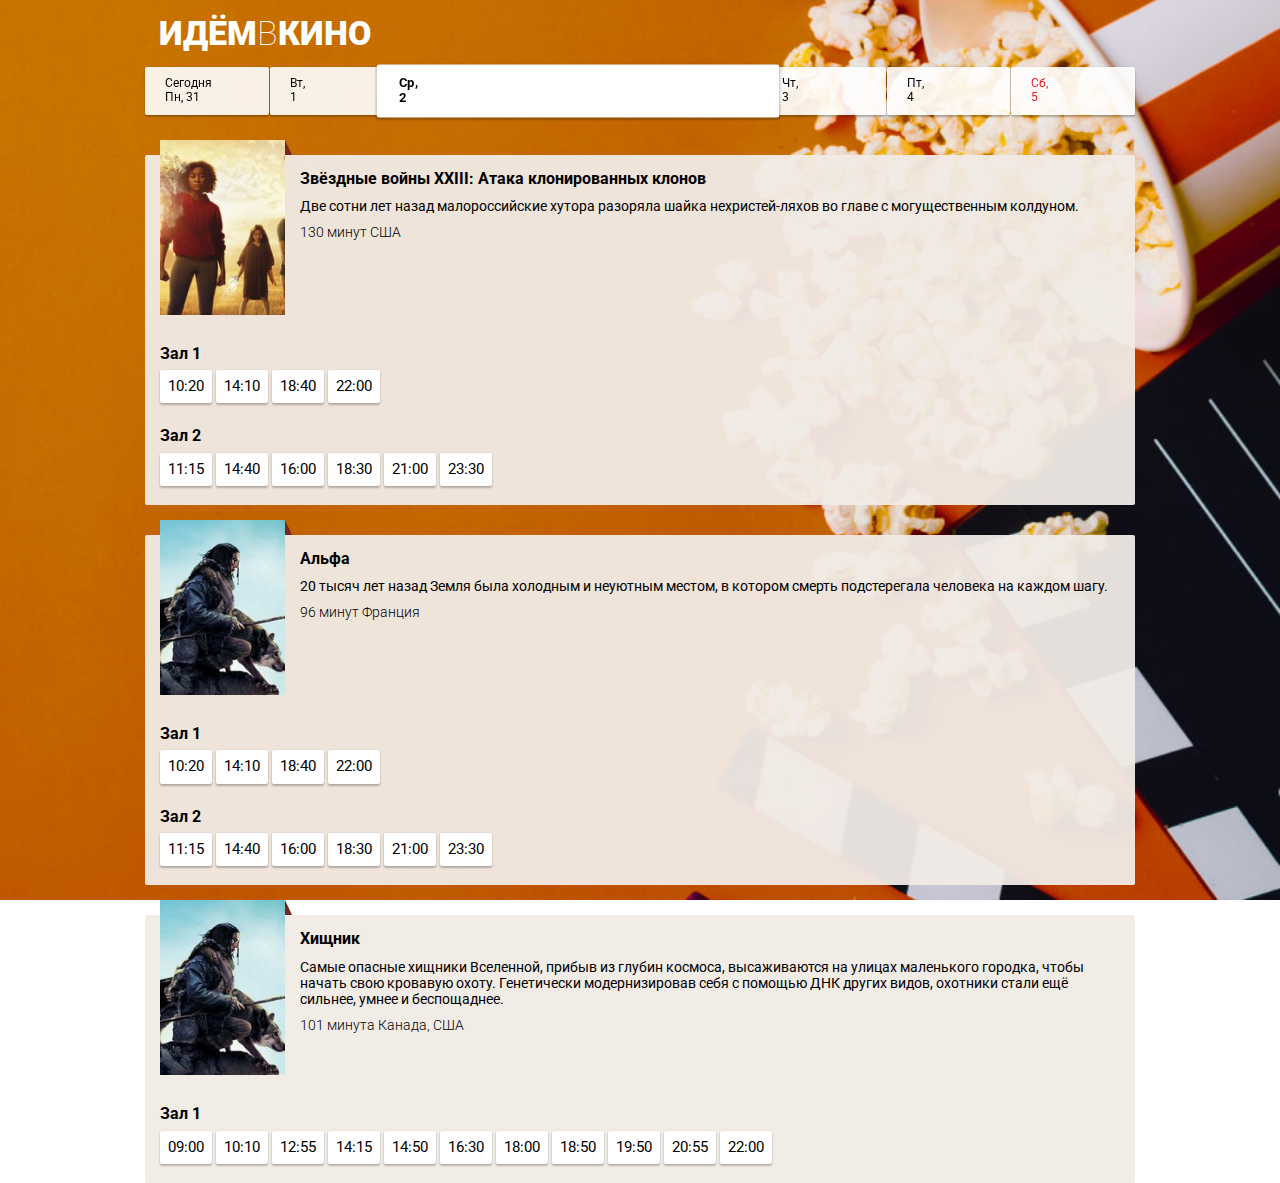
<file: sources/layout/client/index.html>
<!DOCTYPE html>
<html lang="ru">

<head>
  <meta charset="UTF-8">
  <meta name="viewport" content="width=device-width, initial-scale=1.0">
  <meta http-equiv="X-UA-Compatible" content="ie=edge">
  <title>ИдёмВКино</title>
  <link rel="stylesheet" href="css/normalize.css">
  <link rel="stylesheet" href="css/styles.css">
  <link href="https://fonts.googleapis.com/css?family=Roboto:100,300,400,500,700,900&amp;subset=cyrillic,cyrillic-ext,latin-ext" rel="stylesheet">
</head>

<body>
  <header class="page-header">
    <h1 class="page-header__title">Идём<span>в</span>кино</h1>
  </header>
  
  <nav class="page-nav">
    <a class="page-nav__day page-nav__day_today" href="#">
      <span class="page-nav__day-week">Пн</span><span class="page-nav__day-number">31</span>
    </a>
    <a class="page-nav__day" href="#">
      <span class="page-nav__day-week">Вт</span><span class="page-nav__day-number">1</span>
    </a>
    <a class="page-nav__day page-nav__day_chosen" href="#">
      <span class="page-nav__day-week">Ср</span><span class="page-nav__day-number">2</span>
    </a>
    <a class="page-nav__day" href="#">
      <span class="page-nav__day-week">Чт</span><span class="page-nav__day-number">3</span>
    </a>
    <a class="page-nav__day" href="#">
      <span class="page-nav__day-week">Пт</span><span class="page-nav__day-number">4</span>
    </a>
    <a class="page-nav__day page-nav__day_weekend" href="#">
      <span class="page-nav__day-week">Сб</span><span class="page-nav__day-number">5</span>
    </a>
  </nav>
  
  <main>
    <section class="movie">
      <div class="movie__info">
        <div class="movie__poster">
          <img class="movie__poster-image" alt="Звёздные войны постер" src="i/poster1.jpg">
        </div>
        <div class="movie__description">
          <h2 class="movie__title">Звёздные войны XXIII: Атака клонированных клонов</h2>
          <p class="movie__synopsis">Две сотни лет назад малороссийские хутора разоряла шайка нехристей-ляхов во главе с могущественным колдуном.</p>
          <p class="movie__data">
            <span class="movie__data-duration">130 минут</span>
            <span class="movie__data-origin">США</span>
          </p>
        </div>
      </div>  
      
      <div class="movie-seances__hall">
        <h3 class="movie-seances__hall-title">Зал 1</h3>
        <ul class="movie-seances__list">
          <li class="movie-seances__time-block"><a class="movie-seances__time" href="hall.html">10:20</a></li>
          <li class="movie-seances__time-block"><a class="movie-seances__time" href="hall.html">14:10</a></li>
          <li class="movie-seances__time-block"><a class="movie-seances__time" href="hall.html">18:40</a></li>
          <li class="movie-seances__time-block"><a class="movie-seances__time" href="hall.html">22:00</a></li>
        </ul>
      </div>
      <div class="movie-seances__hall">
        <h3 class="movie-seances__hall-title">Зал 2</h3>
        <ul class="movie-seances__list">
          <li class="movie-seances__time-block"><a class="movie-seances__time" href="hall.html">11:15</a></li>
          <li class="movie-seances__time-block"><a class="movie-seances__time" href="hall.html">14:40</a></li>
          <li class="movie-seances__time-block"><a class="movie-seances__time" href="hall.html">16:00</a></li>
          <li class="movie-seances__time-block"><a class="movie-seances__time" href="hall.html">18:30</a></li>
          <li class="movie-seances__time-block"><a class="movie-seances__time" href="hall.html">21:00</a></li>
          <li class="movie-seances__time-block"><a class="movie-seances__time" href="hall.html">23:30</a></li>     
        </ul>
      </div>      
    </section>
    
    <section class="movie">
      <div class="movie__info">      
        <div class="movie__poster">
          <img class="movie__poster-image" alt="Альфа постер" src="i/poster2.jpg">
        </div>
        <div class="movie__description">        
          <h2 class="movie__title">Альфа</h2>
          <p class="movie__synopsis">20 тысяч лет назад Земля была холодным и неуютным местом, в котором смерть подстерегала человека на каждом шагу.</p>
          <p class="movie__data">
            <span class="movie__data-duration">96 минут</span>
            <span class="movie__data-origin">Франция</span>
          </p>
        </div>    
      </div>  
      <div class="movie-seances__hall">
        <h3 class="movie-seances__hall-title">Зал 1</h3>
        <ul class="movie-seances__list">
          <li class="movie-seances__time-block"><a class="movie-seances__time" href="hall.html">10:20</a></li>
          <li class="movie-seances__time-block"><a class="movie-seances__time" href="hall.html">14:10</a></li>
          <li class="movie-seances__time-block"><a class="movie-seances__time" href="hall.html">18:40</a></li>
          <li class="movie-seances__time-block"><a class="movie-seances__time" href="hall.html">22:00</a></li>
        </ul>
      </div>
      <div class="movie-seances__hall">
        <h3 class="movie-seances__hall-title">Зал 2</h3>
        <ul class="movie-seances__list">
          <li class="movie-seances__time-block"><a class="movie-seances__time" href="hall.html">11:15</a></li>
          <li class="movie-seances__time-block"><a class="movie-seances__time" href="hall.html">14:40</a></li>
          <li class="movie-seances__time-block"><a class="movie-seances__time" href="hall.html">16:00</a></li>
          <li class="movie-seances__time-block"><a class="movie-seances__time" href="hall.html">18:30</a></li>
          <li class="movie-seances__time-block"><a class="movie-seances__time" href="hall.html">21:00</a></li>
          <li class="movie-seances__time-block"><a class="movie-seances__time" href="hall.html">23:30</a></li>     
        </ul>
      </div>      
    </section>   
    
    <section class="movie">
      <div class="movie__info">      
        <div class="movie__poster">
          <img class="movie__poster-image" alt="Хищник постер" src="i/poster2.jpg">
        </div>
        <div class="movie__description">        
          <h2 class="movie__title">Хищник</h2>
          <p class="movie__synopsis">Самые опасные хищники Вселенной, прибыв из глубин космоса, высаживаются на улицах маленького городка, чтобы начать свою кровавую охоту. Генетически модернизировав себя с помощью ДНК других видов, охотники стали ещё сильнее, умнее и беспощаднее.</p>
          <p class="movie__data">
            <span class="movie__data-duration">101 минута</span>
            <span class="movie__data-origin">Канада, США</span>
          </p>
        </div>    
      </div>  
      <div class="movie-seances__hall">
        <h3 class="movie-seances__hall-title">Зал 1</h3>
        <ul class="movie-seances__list">
          <li class="movie-seances__time-block"><a class="movie-seances__time" href="hall.html">09:00</a></li>
          <li class="movie-seances__time-block"><a class="movie-seances__time" href="hall.html">10:10</a></li>
          <li class="movie-seances__time-block"><a class="movie-seances__time" href="hall.html">12:55</a></li>
          <li class="movie-seances__time-block"><a class="movie-seances__time" href="hall.html">14:15</a></li>
          <li class="movie-seances__time-block"><a class="movie-seances__time" href="hall.html">14:50</a></li>
          <li class="movie-seances__time-block"><a class="movie-seances__time" href="hall.html">16:30</a></li>
          <li class="movie-seances__time-block"><a class="movie-seances__time" href="hall.html">18:00</a></li>
          <li class="movie-seances__time-block"><a class="movie-seances__time" href="hall.html">18:50</a></li>
          <li class="movie-seances__time-block"><a class="movie-seances__time" href="hall.html">19:50</a></li>
          <li class="movie-seances__time-block"><a class="movie-seances__time" href="hall.html">20:55</a></li>
          <li class="movie-seances__time-block"><a class="movie-seances__time" href="hall.html">22:00</a></li>
        </ul>
      </div>     
    </section>     
  </main>
  
</body>
</html>
</file>
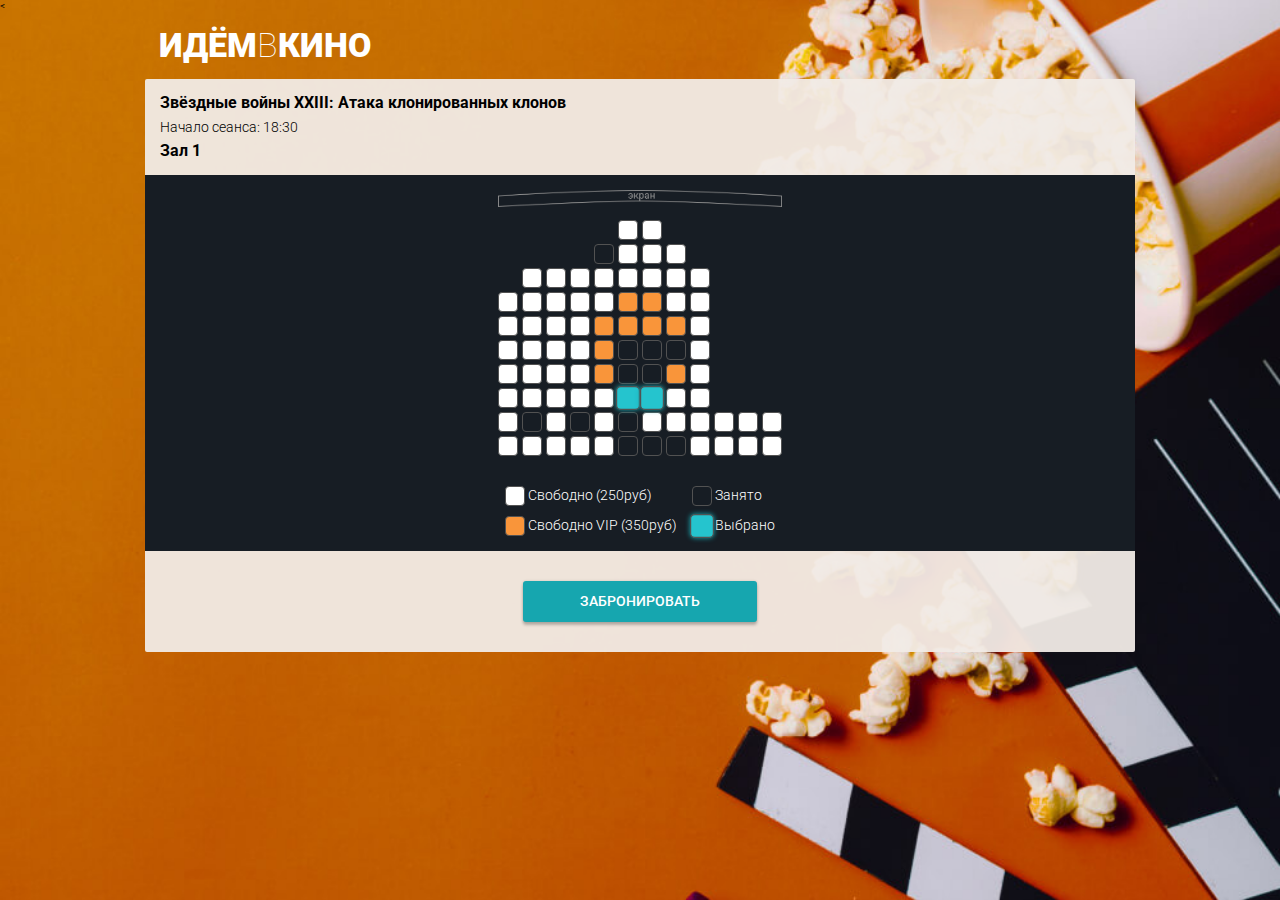
<file: hall.html>
<!DOCTYPE html>
<html lang="ru">

<head>
  <meta charset="UTF-8">
  <meta name="viewport" content="width=device-width, initial-scale=1.0">
  <meta http-equiv="X-UA-Compatible" content="ie=edge">
  <title>ИдёмВКино</title>   

  <<!-- 05.07.2023 Удалена дублирующая строка (<script src="js/hall.js" defer></script>)--> 
  
  <link rel="stylesheet" href="css/normalize.css">
  <link rel="stylesheet" href="css/styles.css">
  <link href="https://fonts.googleapis.com/css?family=Roboto:100,300,400,500,700,900&amp;subset=cyrillic,cyrillic-ext,latin-ext" rel="stylesheet">
</head>

<body>
  <header class="page-header">
    <h1 class="page-header__title">Идём<span>в</span>кино</h1>
  </header>
  
  <main>
    <section class="buying">
      <div class="buying__info">
        <div class="buying__info-description">
          <h2 class="buying__info-title">Звёздные войны XXIII: Атака клонированных клонов</h2>
          <p class="buying__info-start">Начало сеанса: 18:30</p>
          <p class="buying__info-hall">Зал 1</p>          
        </div>
        <div class="buying__info-hint">
          <p>Тапните дважды,<br>чтобы увеличить</p>
        </div>
      </div>
      <div class="conf-step">
        <div class="conf-step__wrapper">
          <div class="conf-step__row">
            <span class="conf-step__chair conf-step__chair_disabled"></span><span class="conf-step__chair conf-step__chair_disabled"></span>
            <span class="conf-step__chair conf-step__chair_disabled"></span><span class="conf-step__chair conf-step__chair_disabled"></span>
              <span class="conf-step__chair conf-step__chair_disabled"></span><span class="conf-step__chair conf-step__chair_standart"></span>
              <span class="conf-step__chair conf-step__chair_standart"></span><span class="conf-step__chair conf-step__chair_disabled"></span>
              <span class="conf-step__chair conf-step__chair_disabled"></span><span class="conf-step__chair conf-step__chair_disabled"></span>
            <span class="conf-step__chair conf-step__chair_disabled"></span><span class="conf-step__chair conf-step__chair_disabled"></span>
            </div>  

            <div class="conf-step__row">
              <span class="conf-step__chair conf-step__chair_disabled"></span><span class="conf-step__chair conf-step__chair_disabled"></span>
              <span class="conf-step__chair conf-step__chair_disabled"></span><span class="conf-step__chair conf-step__chair_disabled"></span>
              <span class="conf-step__chair conf-step__chair_taken"></span><span class="conf-step__chair conf-step__chair_standart"></span>
              <span class="conf-step__chair conf-step__chair_standart"></span><span class="conf-step__chair conf-step__chair_standart"></span>
              <span class="conf-step__chair conf-step__chair_disabled"></span><span class="conf-step__chair conf-step__chair_disabled"></span>
              <span class="conf-step__chair conf-step__chair_disabled"></span><span class="conf-step__chair conf-step__chair_disabled"></span>
            </div>  

            <div class="conf-step__row">
              <span class="conf-step__chair conf-step__chair_disabled"></span><span class="conf-step__chair conf-step__chair_standart"></span>
              <span class="conf-step__chair conf-step__chair_standart"></span><span class="conf-step__chair conf-step__chair_standart"></span>
              <span class="conf-step__chair conf-step__chair_standart"></span><span class="conf-step__chair conf-step__chair_standart"></span>
              <span class="conf-step__chair conf-step__chair_standart"></span><span class="conf-step__chair conf-step__chair_standart"></span>
              <span class="conf-step__chair conf-step__chair_standart"></span><span class="conf-step__chair conf-step__chair_disabled"></span>
              <span class="conf-step__chair conf-step__chair_disabled"></span><span class="conf-step__chair conf-step__chair_disabled"></span>
            </div>  

            <div class="conf-step__row">
              <span class="conf-step__chair conf-step__chair_standart"></span><span class="conf-step__chair conf-step__chair_standart"></span>
              <span class="conf-step__chair conf-step__chair_standart"></span><span class="conf-step__chair conf-step__chair_standart"></span>
              <span class="conf-step__chair conf-step__chair_standart"></span><span class="conf-step__chair conf-step__chair_vip"></span>
              <span class="conf-step__chair conf-step__chair_vip"></span><span class="conf-step__chair conf-step__chair_standart"></span>
              <span class="conf-step__chair conf-step__chair_standart"></span><span class="conf-step__chair conf-step__chair_disabled"></span>
              <span class="conf-step__chair conf-step__chair_disabled"></span><span class="conf-step__chair conf-step__chair_disabled"></span>
            </div>  

            <div class="conf-step__row">
              <span class="conf-step__chair conf-step__chair_standart"></span><span class="conf-step__chair conf-step__chair_standart"></span>
              <span class="conf-step__chair conf-step__chair_standart"></span><span class="conf-step__chair conf-step__chair_standart"></span>
              <span class="conf-step__chair conf-step__chair_vip"></span><span class="conf-step__chair conf-step__chair_vip"></span>
              <span class="conf-step__chair conf-step__chair_vip"></span><span class="conf-step__chair conf-step__chair_vip"></span>
              <span class="conf-step__chair conf-step__chair_standart"></span><span class="conf-step__chair conf-step__chair_disabled"></span>
              <span class="conf-step__chair conf-step__chair_disabled"></span><span class="conf-step__chair conf-step__chair_disabled"></span>
            </div>  

            <div class="conf-step__row">
              <span class="conf-step__chair conf-step__chair_standart"></span><span class="conf-step__chair conf-step__chair_standart"></span>
              <span class="conf-step__chair conf-step__chair_standart"></span><span class="conf-step__chair conf-step__chair_standart"></span>
              <span class="conf-step__chair conf-step__chair_vip"></span><span class="conf-step__chair conf-step__chair_taken"></span>
              <span class="conf-step__chair conf-step__chair_taken"></span><span class="conf-step__chair conf-step__chair_taken"></span>
              <span class="conf-step__chair conf-step__chair_standart"></span><span class="conf-step__chair conf-step__chair_disabled"></span>
              <span class="conf-step__chair conf-step__chair_disabled"></span><span class="conf-step__chair conf-step__chair_disabled"></span>
            </div>  

            <div class="conf-step__row">
              <span class="conf-step__chair conf-step__chair_standart"></span><span class="conf-step__chair conf-step__chair_standart"></span>
              <span class="conf-step__chair conf-step__chair_standart"></span><span class="conf-step__chair conf-step__chair_standart"></span>
              <span class="conf-step__chair conf-step__chair_vip"></span><span class="conf-step__chair conf-step__chair_taken"></span>
              <span class="conf-step__chair conf-step__chair_taken"></span><span class="conf-step__chair conf-step__chair_vip"></span>
              <span class="conf-step__chair conf-step__chair_standart"></span><span class="conf-step__chair conf-step__chair_disabled"></span>
              <span class="conf-step__chair conf-step__chair_disabled"></span><span class="conf-step__chair conf-step__chair_disabled"></span>
            </div>  

            <div class="conf-step__row">
              <span class="conf-step__chair conf-step__chair_standart"></span><span class="conf-step__chair conf-step__chair_standart"></span>
              <span class="conf-step__chair conf-step__chair_standart"></span><span class="conf-step__chair conf-step__chair_standart"></span>
              <span class="conf-step__chair conf-step__chair_standart"></span><span class="conf-step__chair conf-step__chair_selected"></span>
              <span class="conf-step__chair conf-step__chair_selected"></span><span class="conf-step__chair conf-step__chair_standart"></span>
              <span class="conf-step__chair conf-step__chair_standart"></span><span class="conf-step__chair conf-step__chair_disabled"></span>
              <span class="conf-step__chair conf-step__chair_disabled"></span><span class="conf-step__chair conf-step__chair_disabled"></span>
            </div>  

            <div class="conf-step__row">
              <span class="conf-step__chair conf-step__chair_standart"></span><span class="conf-step__chair conf-step__chair_taken"></span>
              <span class="conf-step__chair conf-step__chair_standart"></span><span class="conf-step__chair conf-step__chair_taken"></span>
              <span class="conf-step__chair conf-step__chair_standart"></span><span class="conf-step__chair conf-step__chair_taken"></span>
              <span class="conf-step__chair conf-step__chair_standart"></span><span class="conf-step__chair conf-step__chair_standart"></span>
              <span class="conf-step__chair conf-step__chair_standart"></span><span class="conf-step__chair conf-step__chair_standart"></span>
              <span class="conf-step__chair conf-step__chair_standart"></span><span class="conf-step__chair conf-step__chair_standart"></span>
            </div>  

            <div class="conf-step__row">
              <span class="conf-step__chair conf-step__chair_standart"></span><span class="conf-step__chair conf-step__chair_standart"></span>
              <span class="conf-step__chair conf-step__chair_standart"></span><span class="conf-step__chair conf-step__chair_standart"></span>
              <span class="conf-step__chair conf-step__chair_standart"></span><span class="conf-step__chair conf-step__chair_taken"></span>
              <span class="conf-step__chair conf-step__chair_taken"></span><span class="conf-step__chair conf-step__chair_taken"></span>
              <span class="conf-step__chair conf-step__chair_standart"></span><span class="conf-step__chair conf-step__chair_standart"></span>
              <span class="conf-step__chair conf-step__chair_standart"></span><span class="conf-step__chair conf-step__chair_standart"></span>
            </div>
        </div>
        <div class="conf-step__legend">
          <div class="col">
            <p class="conf-step__legend-price"><span class="conf-step__chair conf-step__chair_standart"></span> Свободно (<span class="conf-step__legend-value price-standart">250</span>руб)</p>
            <p class="conf-step__legend-price"><span class="conf-step__chair conf-step__chair_vip"></span> Свободно VIP (<span class="conf-step__legend-value price-vip">350</span>руб)</p>            
          </div>
          <div class="col">
            <p class="conf-step__legend-price"><span class="conf-step__chair conf-step__chair_taken"></span> Занято</p>
            <p class="conf-step__legend-price"><span class="conf-step__chair conf-step__chair_selected"></span> Выбрано</p>                    
          </div>
        </div>
      </div>
      <button class="acceptin-button"  >Забронировать</button>
    </section>     
  </main>
  <script src="js/createRequest.js"></script>
  <script src="js/hall.js" defer></script>
</body>
</html>
</file>
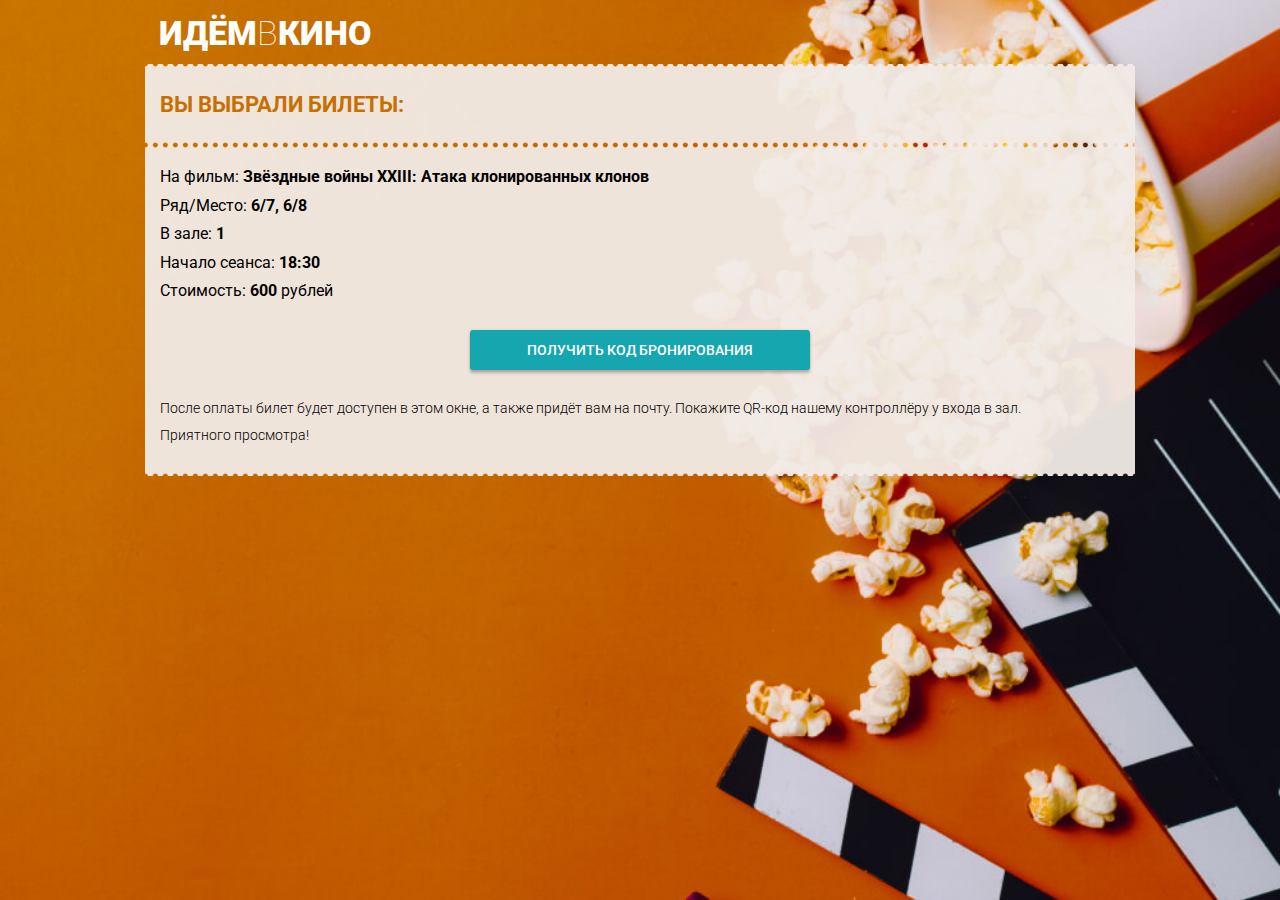
<file: payment.html>
<head>
  <meta charset="UTF-8">
  <meta name="viewport" content="width=device-width, initial-scale=1.0">
  <meta http-equiv="X-UA-Compatible" content="ie=edge">
  <title>ИдёмВКино</title>
  <link rel="stylesheet" href="css/normalize.css">
  <link rel="stylesheet" href="css/styles.css">
  <link href="https://fonts.googleapis.com/css?family=Roboto:100,300,400,500,700,900&amp;subset=cyrillic,cyrillic-ext,latin-ext" rel="stylesheet">
</head>

<body>
  <header class="page-header">
    <h1 class="page-header__title">Идём<span>в</span>кино</h1>
  </header>
  
  <main>
    <section class="ticket">
      
      <header class="tichet__check">
        <h2 class="ticket__check-title">Вы выбрали билеты:</h2>
      </header>
      
      <div class="ticket__info-wrapper">
        <p class="ticket__info">На фильм: <span class="ticket__details ticket__title">Звёздные войны XXIII: Атака клонированных клонов</span></p>
        <p class="ticket__info">Ряд/Место: <span class="ticket__details ticket__chairs">6/7, 6/8</span></p>
        <p class="ticket__info">В зале: <span class="ticket__details ticket__hall">1</span></p>
        <p class="ticket__info">Начало сеанса: <span class="ticket__details ticket__start">18:30</span></p>
        <p class="ticket__info">Стоимость: <span class="ticket__details ticket__cost">600</span> рублей</p>

        <button id="acceptin-button" class="acceptin-button">Получить код бронирования</button> <!-- 05.07.2023 Исправлено (Задан идентификатор кнопки, установлен атрибут id) -->
        
        <p class="ticket__hint">После оплаты билет будет доступен в этом окне, а также придёт вам на почту. Покажите QR-код нашему контроллёру у входа в зал.</p>
        <p class="ticket__hint">Приятного просмотра!</p>
      </div>
    </section>     
  </main>
    <script src="js/createRequest.js"></script>
    <script src="js/payment.js"></script> 
</body>
</html>
</file>
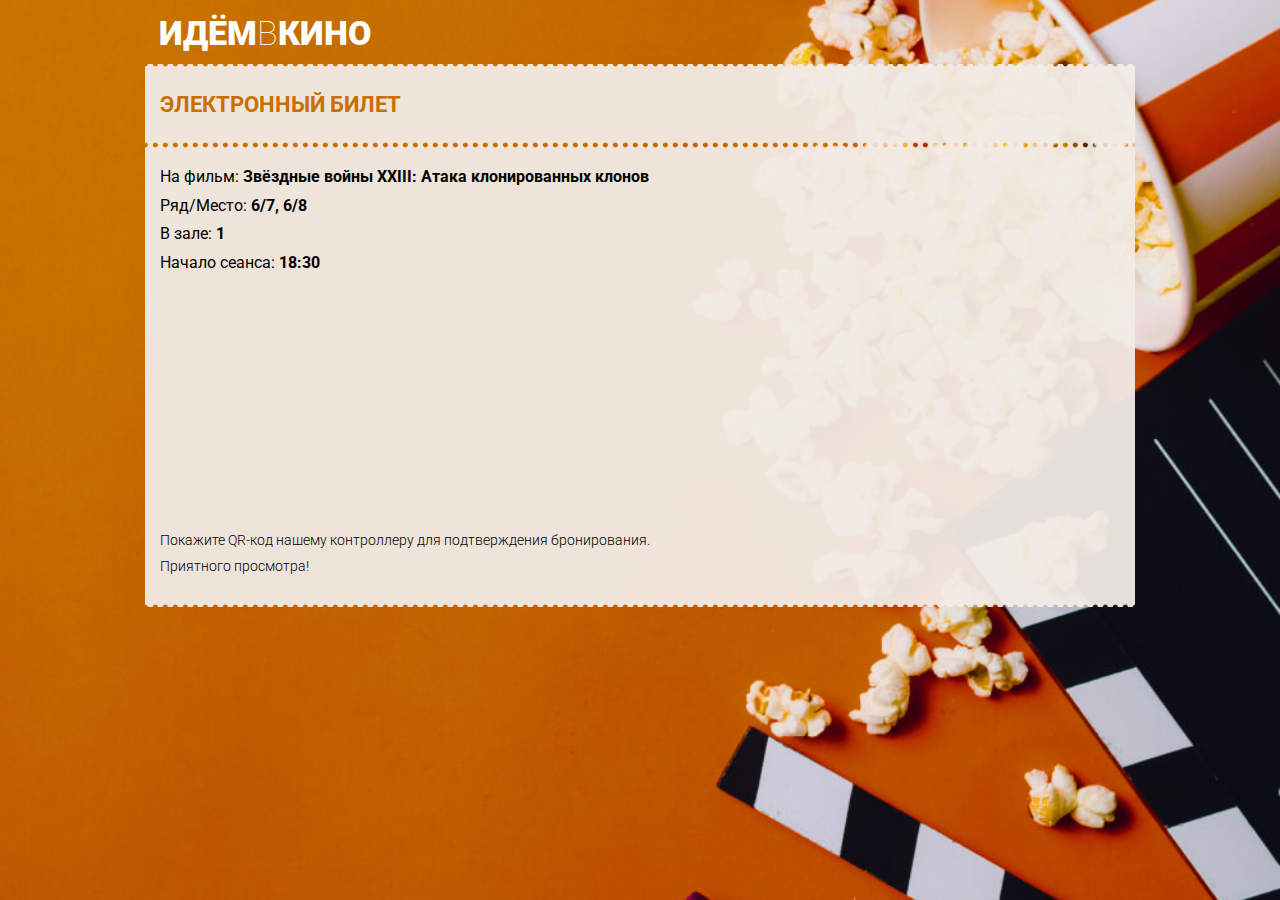
<file: ticket.html>
<!DOCTYPE html>
<html lang="ru">

<head>
  <meta charset="UTF-8">
  <meta name="viewport" content="width=device-width, initial-scale=1.0">
  <meta http-equiv="X-UA-Compatible" content="ie=edge">
  <title>ИдёмВКино</title>
  <link rel="stylesheet" href="css/normalize.css">
  <link rel="stylesheet" href="css/styles.css">
  <link href="https://fonts.googleapis.com/css?family=Roboto:100,300,400,500,700,900&amp;subset=cyrillic,cyrillic-ext,latin-ext" rel="stylesheet">
</head>

<body>
  <header class="page-header">
    <h1 class="page-header__title">Идём<span>в</span>кино</h1>
  </header>
  
  <main>
    <section class="ticket">
      
      <header class="tichet__check">
        <h2 class="ticket__check-title">Электронный билет</h2>
      </header>
      
      <div class="ticket__info-wrapper">
        <p class="ticket__info">На фильм: <span class="ticket__details ticket__title">Звёздные войны XXIII: Атака клонированных клонов</span></p>
        <p class="ticket__info">Ряд/Место: <span class="ticket__details ticket__chairs">6/7, 6/8</span></p>
        <p class="ticket__info">В зале: <span class="ticket__details ticket__hall">1</span></p>
        <p class="ticket__info">Начало сеанса: <span class="ticket__details ticket__start">18:30</span></p>

        <div class="ticket__info-qr"></div>

        <p class="ticket__hint">Покажите QR-код нашему контроллеру для подтверждения бронирования.</p>
        <p class="ticket__hint">Приятного просмотра!</p>
      </div>
    </section>     
  </main>
  <script src="js/QRCreator.js" defer></script>
  <script src="js/ticket.js" defer></script>
</body>
</html>
</file>
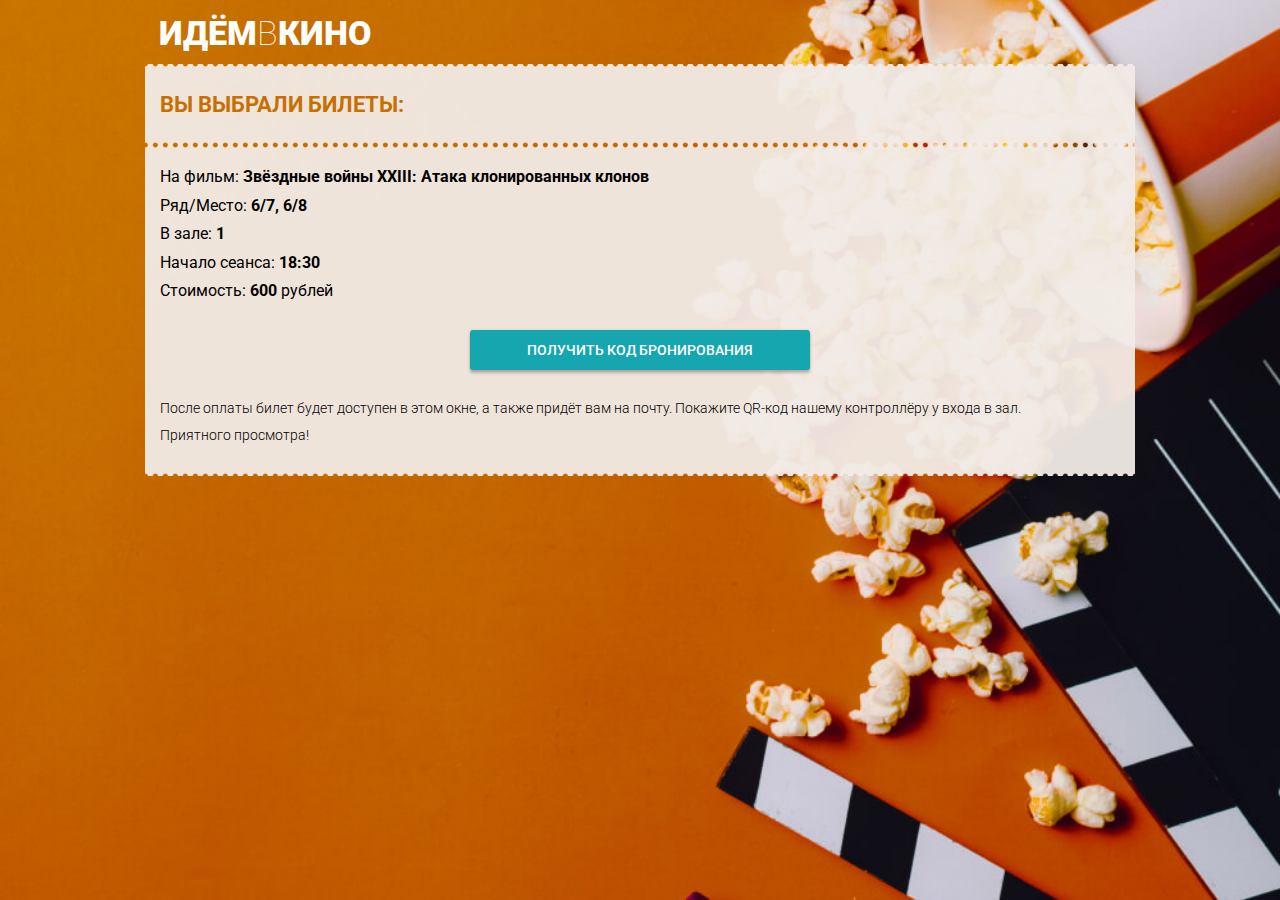
<file: sources/layout/client/payment.html>
<!DOCTYPE html>
<html lang="ru">

<head>
  <meta charset="UTF-8">
  <meta name="viewport" content="width=device-width, initial-scale=1.0">
  <meta http-equiv="X-UA-Compatible" content="ie=edge">
  <title>ИдёмВКино</title>
  <link rel="stylesheet" href="css/normalize.css">
  <link rel="stylesheet" href="css/styles.css">
  <link href="https://fonts.googleapis.com/css?family=Roboto:100,300,400,500,700,900&amp;subset=cyrillic,cyrillic-ext,latin-ext" rel="stylesheet">
</head>

<body>
  <header class="page-header">
    <h1 class="page-header__title">Идём<span>в</span>кино</h1>
  </header>
  
  <main>
    <section class="ticket">
      
      <header class="tichet__check">
        <h2 class="ticket__check-title">Вы выбрали билеты:</h2>
      </header>
      
      <div class="ticket__info-wrapper">
        <p class="ticket__info">На фильм: <span class="ticket__details ticket__title">Звёздные войны XXIII: Атака клонированных клонов</span></p>
        <p class="ticket__info">Ряд/Место: <span class="ticket__details ticket__chairs">6/7, 6/8</span></p>
        <p class="ticket__info">В зале: <span class="ticket__details ticket__hall">1</span></p>
        <p class="ticket__info">Начало сеанса: <span class="ticket__details ticket__start">18:30</span></p>
        <p class="ticket__info">Стоимость: <span class="ticket__details ticket__cost">600</span> рублей</p>

        <button class="acceptin-button" onclick="location.href='ticket.html'" >Получить код бронирования</button>

        <p class="ticket__hint">После оплаты билет будет доступен в этом окне, а также придёт вам на почту. Покажите QR-код нашему контроллёру у входа в зал.</p>
        <p class="ticket__hint">Приятного просмотра!</p>
      </div>
    </section>     
  </main>
  
</body>
</html>
</file>
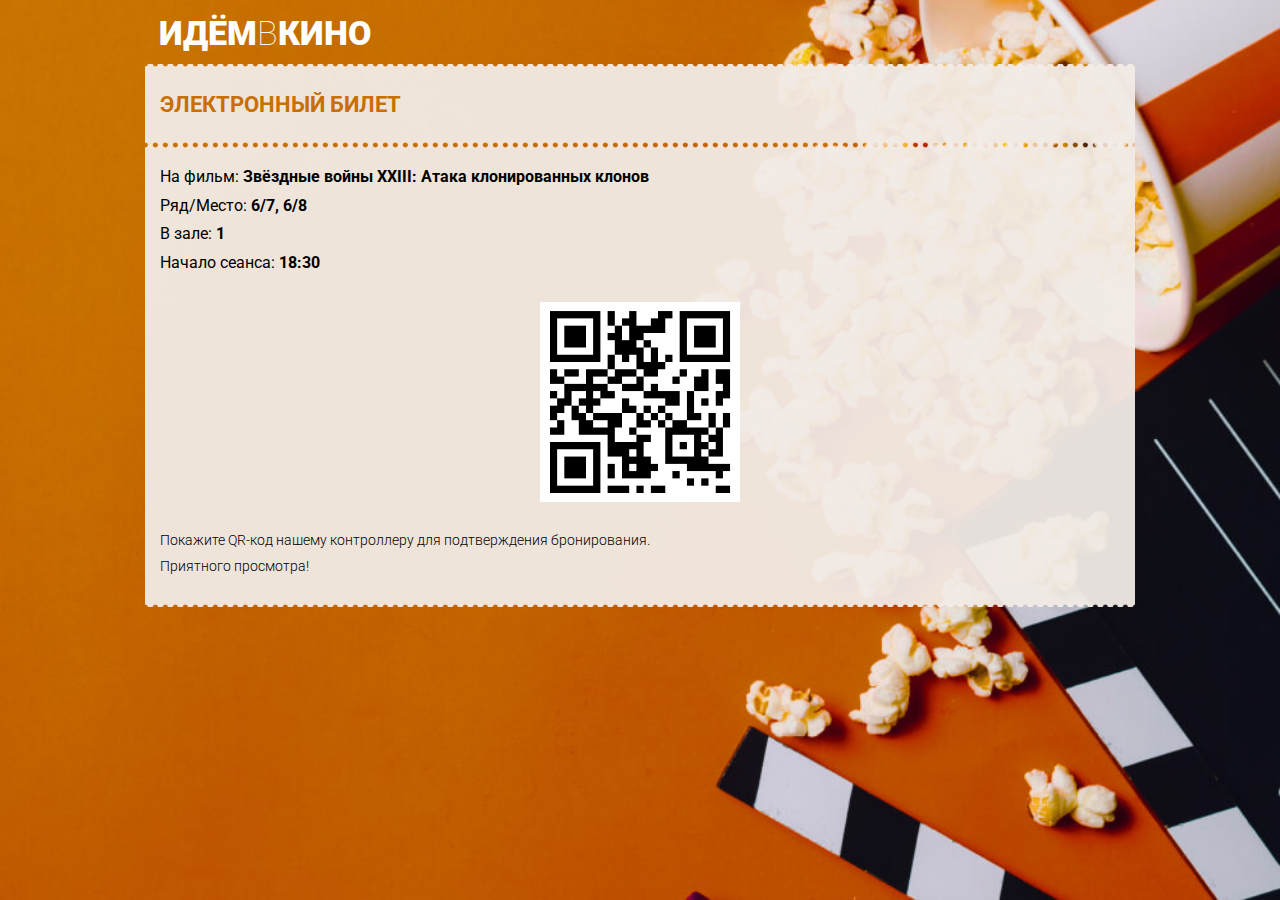
<file: sources/layout/client/ticket.html>
<!DOCTYPE html>
<html lang="ru">

<head>
  <meta charset="UTF-8">
  <meta name="viewport" content="width=device-width, initial-scale=1.0">
  <meta http-equiv="X-UA-Compatible" content="ie=edge">
  <title>ИдёмВКино</title>
  <link rel="stylesheet" href="css/normalize.css">
  <link rel="stylesheet" href="css/styles.css">
  <link href="https://fonts.googleapis.com/css?family=Roboto:100,300,400,500,700,900&amp;subset=cyrillic,cyrillic-ext,latin-ext" rel="stylesheet">
</head>

<body>
  <header class="page-header">
    <h1 class="page-header__title">Идём<span>в</span>кино</h1>
  </header>
  
  <main>
    <section class="ticket">
      
      <header class="tichet__check">
        <h2 class="ticket__check-title">Электронный билет</h2>
      </header>
      
      <div class="ticket__info-wrapper">
        <p class="ticket__info">На фильм: <span class="ticket__details ticket__title">Звёздные войны XXIII: Атака клонированных клонов</span></p>
        <p class="ticket__info">Ряд/Место: <span class="ticket__details ticket__chairs">6/7, 6/8</span></p>
        <p class="ticket__info">В зале: <span class="ticket__details ticket__hall">1</span></p>
        <p class="ticket__info">Начало сеанса: <span class="ticket__details ticket__start">18:30</span></p>

        <img class="ticket__info-qr" src="i/qr-code.png">

        <p class="ticket__hint">Покажите QR-код нашему контроллеру для подтверждения бронирования.</p>
        <p class="ticket__hint">Приятного просмотра!</p>
      </div>
    </section>     
  </main>
  
</body>
</html>
</file>
<file: sources/layout/client/css/styles.css>
@charset "UTF-8";
* {
  margin: 0;
  padding: 0;
  box-sizing: border-box;
}

html {
  font-family: "Roboto", sans-serif;
  font-size: 62.5%;
}

body {
  background-image: url("../i/background.jpg");
  background-size: cover;
  background-attachment: fixed;
  background-position: right;
}

.page-header {
  padding: 1.4rem;
}

.page-header__title {
  margin: 0;
  font-weight: 900;
  font-size: 3.4rem;
  color: #FFFFFF;
  text-transform: uppercase;
}
.page-header__title span {
  font-weight: 100;
}

/* ~~~~~~~~~~~~ Главная ~~~~~~~~~~~~ */
.page-nav {
  position: sticky;
  top: 2px;
  padding-bottom: 1rem;
  display: flex;
  flex-wrap: nowrap;
  align-items: stretch;
  color: #000000;
  z-index: 10;
}
.page-nav .page-nav__day {
  flex-basis: calc(100% / 8);
  font-size: 1.2rem;
  padding: 1rem;
  background: rgba(255, 255, 255, 0.9);
  box-shadow: 0px 2px 2px rgba(0, 0, 0, 0.24), 0px 0px 2px rgba(0, 0, 0, 0.12);
  border-radius: 2px;
  text-decoration: none;
  color: #000000;
}
.page-nav .page-nav__day + .page-nav__day {
  margin-left: 1px;
}
.page-nav .page-nav__day .page-nav__day-week::after {
  content: ',';
}
.page-nav .page-nav__day .page-nav__day-number::before {
  content: ' ';
}
.page-nav .page-nav__day .page-nav__day-week, .page-nav .page-nav__day .page-nav__day-number {
  display: block;
}
.page-nav .page-nav__day_chosen {
  flex-grow: 1;
  background-color: #FFFFFF;
  font-weight: 700;
  transform: scale(1.1);
}
.page-nav .page-nav__day_weekend {
  color: #DE2121;
}
.page-nav .page-nav__day_next {
  text-align: center;
}
.page-nav .page-nav__day_next::before {
  content: '>';
  font-family: monospace;
  font-weight: 700;
  font-size: 2.4rem;
}
.page-nav .page-nav__day_today .page-nav__day-week::before {
  content: 'Сегодня';
  display: block;
}
.page-nav .page-nav__day_today .page-nav__day-week, .page-nav .page-nav__day_today .page-nav__day-number {
  display: inline;
}

.movie {
  position: relative;
  padding: 1.5rem;
  margin-top: 3rem;
  background: rgba(241, 235, 230, 0.95);
  color: #000000;
}
.movie .movie__info {
  display: flex;
}
.movie .movie__poster {
  position: relative;
  width: 12.5rem;
  height: 17.5rem;
  /*    left: 1.5rem;
      top: -1.5rem;*/
}
.movie .movie__poster .movie__poster-image {
  position: relative;
  top: -3rem;
  width: 12.5rem;
  height: 17.5rem;
}
.movie .movie__poster::after {
  content: '';
  display: block;
  position: absolute;
  right: -0.7rem;
  top: -3rem;
  border: 1.5rem solid transparent;
  border-bottom: 0 solid transparent;
  border-right: 0 solid transparent;
  border-left: 0.7rem solid #772720;
}
.movie .movie__description {
  flex-grow: 1;
  padding-left: 1.5rem;
}
.movie .movie__title {
  font-weight: 700;
  font-size: 1.6rem;
}
.movie .movie__synopsis {
  font-size: 1.4rem;
  margin-top: 1rem;
}
.movie .movie__data {
  font-size: 1.4rem;
  font-weight: 300;
  margin-top: 1rem;
}
.movie .movie-seances__hall + .movie-seances__hall {
  margin-top: 2rem;
}
.movie .movie-seances__hall .movie-seances__hall-title {
  font-weight: 700;
  font-size: 1.6rem;
}
.movie .movie-seances__hall .movie-seances__list {
  margin-top: 0.7rem;
  font-size: 0;
}
.movie .movie-seances__hall .movie-seances__time-block {
  display: inline-block;
  margin-bottom: 4px;
}
.movie .movie-seances__hall .movie-seances__time-block:nth-last-of-type(n + 1) {
  margin-right: 4px;
}
.movie .movie-seances__hall .movie-seances__time {
  display: block;
  padding: 8px;
  box-shadow: 0px 2px 2px rgba(0, 0, 0, 0.24), 0px 0px 2px rgba(0, 0, 0, 0.12);
  border-radius: 2px;
  background-color: #FFFFFF;
  color: #000000;
  text-decoration: none;
  font-size: 1.5rem;
}

/* ~~~~~~~~~~~~ Кинозал ~~~~~~~~~~~~ */
.acceptin-button {
  display: block;
  margin: 3rem auto 0;
  box-shadow: 0px 3px 3px rgba(0, 0, 0, 0.24), 0px 0px 3px rgba(0, 0, 0, 0.12);
  border-radius: 3px;
  border: none;
  padding: 12px 57px;
  text-transform: uppercase;
  font-weight: 500;
  font-size: 1.4rem;
  background-color: #16A6AF;
  color: #FFFFFF;
}

.buying {
  background-color: rgba(241, 235, 230, 0.95);
  padding-bottom: 3rem;
}

.buying__info {
  display: flex;
  align-items: center;
  justify-content: space-between;
  padding: 1.5rem;
}
.buying__info .buying__info-description {
  padding-right: 1.5rem;
}
.buying__info .buying__info-title, .buying__info .buying__info-hall {
  font-size: 1.6rem;
  font-weight: 700;
}
.buying__info .buying__info-start {
  font-size: 1.4rem;
  font-weight: 300;
  margin: 0.7rem 0;
}
.buying__info .buying__info-hint {
  position: relative;
  font-weight: 300;
  font-size: 1.4rem;
  text-align: center;
}
.buying__info .buying__info-hint p {
  position: relative;
  width: 10rem;
}
.buying__info .buying__info-hint p::before {
  content: '';
  position: absolute;
  left: -1rem;
  top: calc(50% - 1.6rem);
  display: block;
  width: 2.4rem;
  height: 3.2rem;
  background-image: url(../i/hint.png);
  background-size: 2.4rem 3.2rem;
}

.conf-step {
  text-align: center;
  background-color: #171D24;
  padding: 1.5rem 3rem 1.5rem;
}

.conf-step__wrapper {
  font-size: 0;
  display: inline-block;
  background-image: url(../i/screen.png);
  background-position: top;
  background-repeat: no-repeat;
  background-size: 100%;
  padding-top: 3rem;
}
.conf-step__wrapper::before {
  content: '';
}

.conf-step__row + .conf-step__row {
  margin-top: 4px;
}

.conf-step__chair {
  display: inline-block;
  vertical-align: middle;
  width: 2rem;
  height: 2rem;
  border: 1px solid #525252;
  box-sizing: border-box;
  border-radius: 4px;
}
.conf-step__chair:not(:first-of-type) {
  margin-left: 4px;
}

.conf-step__chair_disabled {
  opacity: 0;
}

.conf-step__chair_standart {
  background-color: #FFFFFF;
}

.conf-step__chair_vip {
  background-color: #F9953A;
}

.conf-step__chair_taken {
  background-color: transparent;
}

.conf-step__chair_selected {
  background-color: #25C4CE;
  box-shadow: 0px 0px 4px #16A6AF;
  transform: scale(1.2);
}

.conf-step__legend {
  padding-top: 3rem;
  font-size: 1.4rem;
  font-weight: 300;
  color: #FFFFFF;
  display: flex;
  flex-wrap: nowrap;
  text-align: left;
}
.conf-step__legend .col {
  max-width: 25rem;
}
.conf-step__legend .col:first-of-type {
  padding-right: 1.5rem;
  margin-left: auto;
}
.conf-step__legend .col:last-of-type {
  margin-right: auto;
}
.conf-step__legend .conf-step__legend-price + .conf-step__legend-price {
  margin-top: 1rem;
}

/* ~~~~~~~~~~~~ Билет ~~~~~~~~~~~~ */
.tichet__check, .ticket__info-wrapper {
  padding-left: 1.5rem;
  padding-right: 1.5rem;
  background-color: rgba(241, 235, 230, 0.95);
}

.tichet__check {
  position: relative;
  padding-top: 2.5rem;
  padding-bottom: 2.5rem;
}
.tichet__check::before {
  content: '';
  display: block;
  position: absolute;
  top: -3px;
  left: 0;
  right: 0;
  height: 3px;
  background-image: url(../i/border-top.png);
  background-size: 10px 3px;
}
.tichet__check::after {
  content: '';
  display: block;
  position: absolute;
  bottom: -3px;
  left: 0;
  right: 0;
  height: 3px;
  background-image: url(../i/border-bottom.png);
  background-size: 10px 3px;
}

.ticket__info-wrapper {
  position: relative;
  margin-top: 6px;
  padding-top: 2rem;
  padding-bottom: 3rem;
}
.ticket__info-wrapper::before {
  content: '';
  display: block;
  position: absolute;
  top: -3px;
  left: 0;
  right: 0;
  height: 3px;
  background-image: url(../i/border-top.png);
  background-size: 10px 3px;
}
.ticket__info-wrapper::after {
  content: '';
  display: block;
  position: absolute;
  bottom: -3px;
  left: 0;
  right: 0;
  height: 3px;
  background-image: url(../i/border-bottom.png);
  background-size: 10px 3px;
}

.ticket__check-title {
  font-weight: 700;
  font-size: 2.2rem;
  text-transform: uppercase;
  color: #C76F00;
}

.ticket__info {
  font-size: 1.6rem;
  color: #000000;
}
.ticket__info + .ticket__info {
  margin-top: 1rem;
}

.ticket__details {
  font-weight: 700;
}

.ticket__hint {
  font-weight: 300;
  font-size: 1.4rem;
  margin-top: 3rem;
}
.ticket__hint + .ticket__hint {
  margin-top: 1rem;
}

.ticket__info-qr {
  display: block;
  margin: 3rem auto 0;
  width: 20rem;
  height: 20rem;
}

@media screen and (min-width: 479px) {
  .page-nav .page-nav__day {
    padding: 1rem 2rem;
  }
}
@media screen and (min-width: 990px) {
  .page-header, nav, main {
    width: 990px;
    margin: auto;
  }

  .movie, .buying {
    border-radius: 2px;
  }

  .buying__info-hint {
    display: none;
  }
}

/*================================================================*/

.movie .movie-seances__hall .acceptin-button-disabled {
 background-color: #888888;
 pointer-events: none
}

.acceptin-button:disabled {
  background-color: #888888;
  pointer-events: none
 }
</file>
<file: css/styles.css>
@charset "UTF-8";
* {
  margin: 0;
  padding: 0;
  box-sizing: border-box;
}

html {
  font-family: "Roboto", sans-serif;
  font-size: 62.5%;
}

body {
  background-image: url("../i/background.jpg");
  background-size: cover;
  background-attachment: fixed;
  background-position: right;
}

.page-header {
  padding: 1.4rem;
}

.page-header__title {
  margin: 0;
  font-weight: 900;
  font-size: 3.4rem;
  color: #FFFFFF;
  text-transform: uppercase;
}
.page-header__title span {
  font-weight: 100;
}

/* ~~~~~~~~~~~~ Главная ~~~~~~~~~~~~ */
.page-nav {
  position: sticky;
  top: 2px;
  padding-bottom: 1rem;
  display: flex;
  flex-wrap: nowrap;
  align-items: stretch;
  color: #000000;
  z-index: 10;
}
.page-nav .page-nav__day {
  flex-basis: calc(100% / 8);
  font-size: 1.2rem;
  padding: 1rem;
  background: rgba(255, 255, 255, 0.9);
  box-shadow: 0px 2px 2px rgba(0, 0, 0, 0.24), 0px 0px 2px rgba(0, 0, 0, 0.12);
  border-radius: 2px;
  text-decoration: none;
  color: #000000;
}
.page-nav .page-nav__day + .page-nav__day {
  margin-left: 1px;
}
.page-nav .page-nav__day .page-nav__day-week::after {
  content: ',';
}
.page-nav .page-nav__day .page-nav__day-number::before {
  content: ' ';
}
.page-nav .page-nav__day .page-nav__day-week, .page-nav .page-nav__day .page-nav__day-number {
  display: block;
}
.page-nav .page-nav__day_chosen {
  flex-grow: 1;
  background-color: #FFFFFF;
  font-weight: 700;
  transform: scale(1.1);
}
.page-nav .page-nav__day_weekend {
  color: #DE2121;
}
.page-nav .page-nav__day_next {
  text-align: center;
}
.page-nav .page-nav__day_next::before {
  content: '>';
  font-family: monospace;
  font-weight: 700;
  font-size: 2.4rem;
}
.page-nav .page-nav__day_today .page-nav__day-week::before {
  content: 'Сегодня';
  display: block;
}
.page-nav .page-nav__day_today .page-nav__day-week, .page-nav .page-nav__day_today .page-nav__day-number {
  display: inline;
}

.movie {
  position: relative;
  padding: 1.5rem;
  margin-top: 3rem;
  background: rgba(241, 235, 230, 0.95);
  color: #000000;
}
.movie .movie__info {
  display: flex;
}
.movie .movie__poster {
  position: relative;
  width: 12.5rem;
  height: 17.5rem;
  /*    left: 1.5rem;
      top: -1.5rem;*/
}
.movie .movie__poster .movie__poster-image {
  position: relative;
  top: -3rem;
  width: 12.5rem;
  height: 17.5rem;
}
.movie .movie__poster::after {
  content: '';
  display: block;
  position: absolute;
  right: -0.7rem;
  top: -3rem;
  border: 1.5rem solid transparent;
  border-bottom: 0 solid transparent;
  border-right: 0 solid transparent;
  border-left: 0.7rem solid #772720;
}
.movie .movie__description {
  flex-grow: 1;
  padding-left: 1.5rem;
}
.movie .movie__title {
  font-weight: 700;
  font-size: 1.6rem;
}
.movie .movie__synopsis {
  font-size: 1.4rem;
  margin-top: 1rem;
}
.movie .movie__data {
  font-size: 1.4rem;
  font-weight: 300;
  margin-top: 1rem;
}
.movie .movie-seances__hall + .movie-seances__hall {
  margin-top: 2rem;
}
.movie .movie-seances__hall .movie-seances__hall-title {
  font-weight: 700;
  font-size: 1.6rem;
}
.movie .movie-seances__hall .movie-seances__list {
  margin-top: 0.7rem;
  font-size: 0;
}
.movie .movie-seances__hall .movie-seances__time-block {
  display: inline-block;
  margin-bottom: 4px;
}
.movie .movie-seances__hall .movie-seances__time-block:nth-last-of-type(n + 1) {
  margin-right: 4px;
}
.movie .movie-seances__hall .movie-seances__time {
  display: block;
  padding: 8px;
  box-shadow: 0px 2px 2px rgba(0, 0, 0, 0.24), 0px 0px 2px rgba(0, 0, 0, 0.12);
  border-radius: 2px;
  background-color: #FFFFFF;
  color: #000000;
  text-decoration: none;
  font-size: 1.5rem;
}

/* ~~~~~~~~~~~~ Кинозал ~~~~~~~~~~~~ */
.acceptin-button {
  display: block;
  margin: 3rem auto 0;
  box-shadow: 0px 3px 3px rgba(0, 0, 0, 0.24), 0px 0px 3px rgba(0, 0, 0, 0.12);
  border-radius: 3px;
  border: none;
  padding: 12px 57px;
  text-transform: uppercase;
  font-weight: 500;
  font-size: 1.4rem;
  background-color: #16A6AF;
  color: #FFFFFF;
}

.buying {
  background-color: rgba(241, 235, 230, 0.95);
  padding-bottom: 3rem;
}

.buying__info {
  display: flex;
  align-items: center;
  justify-content: space-between;
  padding: 1.5rem;
}
.buying__info .buying__info-description {
  padding-right: 1.5rem;
}
.buying__info .buying__info-title, .buying__info .buying__info-hall {
  font-size: 1.6rem;
  font-weight: 700;
}
.buying__info .buying__info-start {
  font-size: 1.4rem;
  font-weight: 300;
  margin: 0.7rem 0;
}
.buying__info .buying__info-hint {
  position: relative;
  font-weight: 300;
  font-size: 1.4rem;
  text-align: center;
}
.buying__info .buying__info-hint p {
  position: relative;
  width: 10rem;
}
.buying__info .buying__info-hint p::before {
  content: '';
  position: absolute;
  left: -1rem;
  top: calc(50% - 1.6rem);
  display: block;
  width: 2.4rem;
  height: 3.2rem;
  background-image: url(../i/hint.png);
  background-size: 2.4rem 3.2rem;
}

.conf-step {
  text-align: center;
  background-color: #171D24;
  padding: 1.5rem 3rem 1.5rem;
}

.conf-step__wrapper {
  font-size: 0;
  display: inline-block;
  background-image: url(../i/screen.png);
  background-position: top;
  background-repeat: no-repeat;
  background-size: 100%;
  padding-top: 3rem;
}
.conf-step__wrapper::before {
  content: '';
}

.conf-step__row + .conf-step__row {
  margin-top: 4px;
}

.conf-step__chair {
  display: inline-block;
  vertical-align: middle;
  width: 2rem;
  height: 2rem;
  border: 1px solid #525252;
  box-sizing: border-box;
  border-radius: 4px;
}
.conf-step__chair:not(:first-of-type) {
  margin-left: 4px;
}

.conf-step__chair_disabled {
  opacity: 0;
}

.conf-step__chair_standart {
  background-color: #FFFFFF;
}

.conf-step__chair_vip {
  background-color: #F9953A;
}

.conf-step__chair_taken {
  background-color: transparent;
}

.conf-step__chair_selected {
  background-color: #25C4CE;
  box-shadow: 0px 0px 4px #16A6AF;
  transform: scale(1.2);
}

.conf-step__legend {
  padding-top: 3rem;
  font-size: 1.4rem;
  font-weight: 300;
  color: #FFFFFF;
  display: flex;
  flex-wrap: nowrap;
  text-align: left;
}
.conf-step__legend .col {
  max-width: 25rem;
}
.conf-step__legend .col:first-of-type {
  padding-right: 1.5rem;
  margin-left: auto;
}
.conf-step__legend .col:last-of-type {
  margin-right: auto;
}
.conf-step__legend .conf-step__legend-price + .conf-step__legend-price {
  margin-top: 1rem;
}

/* ~~~~~~~~~~~~ Билет ~~~~~~~~~~~~ */
.tichet__check, .ticket__info-wrapper {
  padding-left: 1.5rem;
  padding-right: 1.5rem;
  background-color: rgba(241, 235, 230, 0.95);
}

.tichet__check {
  position: relative;
  padding-top: 2.5rem;
  padding-bottom: 2.5rem;
}
.tichet__check::before {
  content: '';
  display: block;
  position: absolute;
  top: -3px;
  left: 0;
  right: 0;
  height: 3px;
  background-image: url(../i/border-top.png);
  background-size: 10px 3px;
}
.tichet__check::after {
  content: '';
  display: block;
  position: absolute;
  bottom: -3px;
  left: 0;
  right: 0;
  height: 3px;
  background-image: url(../i/border-bottom.png);
  background-size: 10px 3px;
}

.ticket__info-wrapper {
  position: relative;
  margin-top: 6px;
  padding-top: 2rem;
  padding-bottom: 3rem;
}
.ticket__info-wrapper::before {
  content: '';
  display: block;
  position: absolute;
  top: -3px;
  left: 0;
  right: 0;
  height: 3px;
  background-image: url(../i/border-top.png);
  background-size: 10px 3px;
}
.ticket__info-wrapper::after {
  content: '';
  display: block;
  position: absolute;
  bottom: -3px;
  left: 0;
  right: 0;
  height: 3px;
  background-image: url(../i/border-bottom.png);
  background-size: 10px 3px;
}

.ticket__check-title {
  font-weight: 700;
  font-size: 2.2rem;
  text-transform: uppercase;
  color: #C76F00;
}

.ticket__info {
  font-size: 1.6rem;
  color: #000000;
}
.ticket__info + .ticket__info {
  margin-top: 1rem;
}

.ticket__details {
  font-weight: 700;
}

.ticket__hint {
  font-weight: 300;
  font-size: 1.4rem;
  margin-top: 3rem;
}
.ticket__hint + .ticket__hint {
  margin-top: 1rem;
}

.ticket__info-qr {
  display: block;
  margin: 3rem auto 0;
  width: 20rem;
  height: 20rem;
}

@media screen and (min-width: 479px) {
  .page-nav .page-nav__day {
    padding: 1rem 2rem;
  }
}
@media screen and (min-width: 990px) {
  .page-header, nav, main {
    width: 990px;
    margin: auto;
  }

  .movie, .buying {
    border-radius: 2px;
  }

  .buying__info-hint {
    display: none;
  }
}

/*================================================================*/

.movie .movie-seances__hall .acceptin-button-disabled {
 background-color: #888888;
 pointer-events: none
}

.acceptin-button:disabled {
  background-color: #888888;
  pointer-events: none
}

@media(max-width: 320px) {
  .movie .movie__info {
    display: flex;
    flex-direction: column;
  }
  .movie .movie__poster {
    position: relative;
    height: auto;
    width: 50%;
    margin: auto;
  }
  .movie .movie__poster .movie__poster-image {
    position: relative;
    top: -3rem;
    height: auto;
    width: 100%;
  }
  .movie .movie__description {
    flex-grow: 1;
    padding-left: 0;
    margin-bottom: 3rem;
  }
}
</file>
